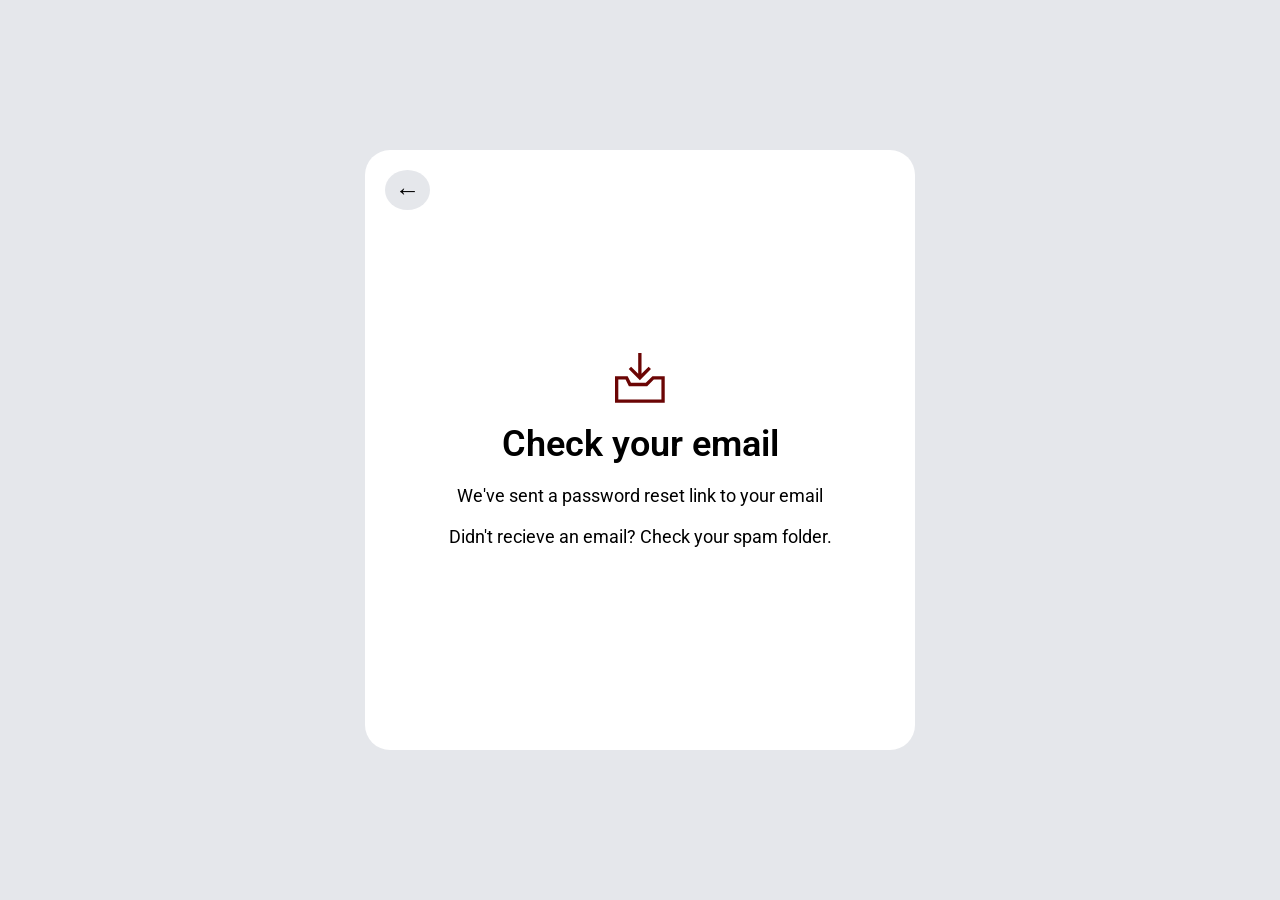
<file: check-email.html>
<!DOCTYPE html>
<html>
    <head>
        <link rel="stylesheet" href="styles.css">
        <title>Check Your Email</title>
    </head>
    <body class="check-email-page">
        <div class="check-email-content"> 
            
            <a href="index.html" class="back-button">&#8592;</a>

            <img src="Images/Group.svg" alt="Email Icon">

            <h2>Check your email</h2>
            <p>We've sent a password reset link to your email</p>
            <p>Didn't recieve an email? Check your spam folder.</p>
        </div>
    </body>
</html>
</file>
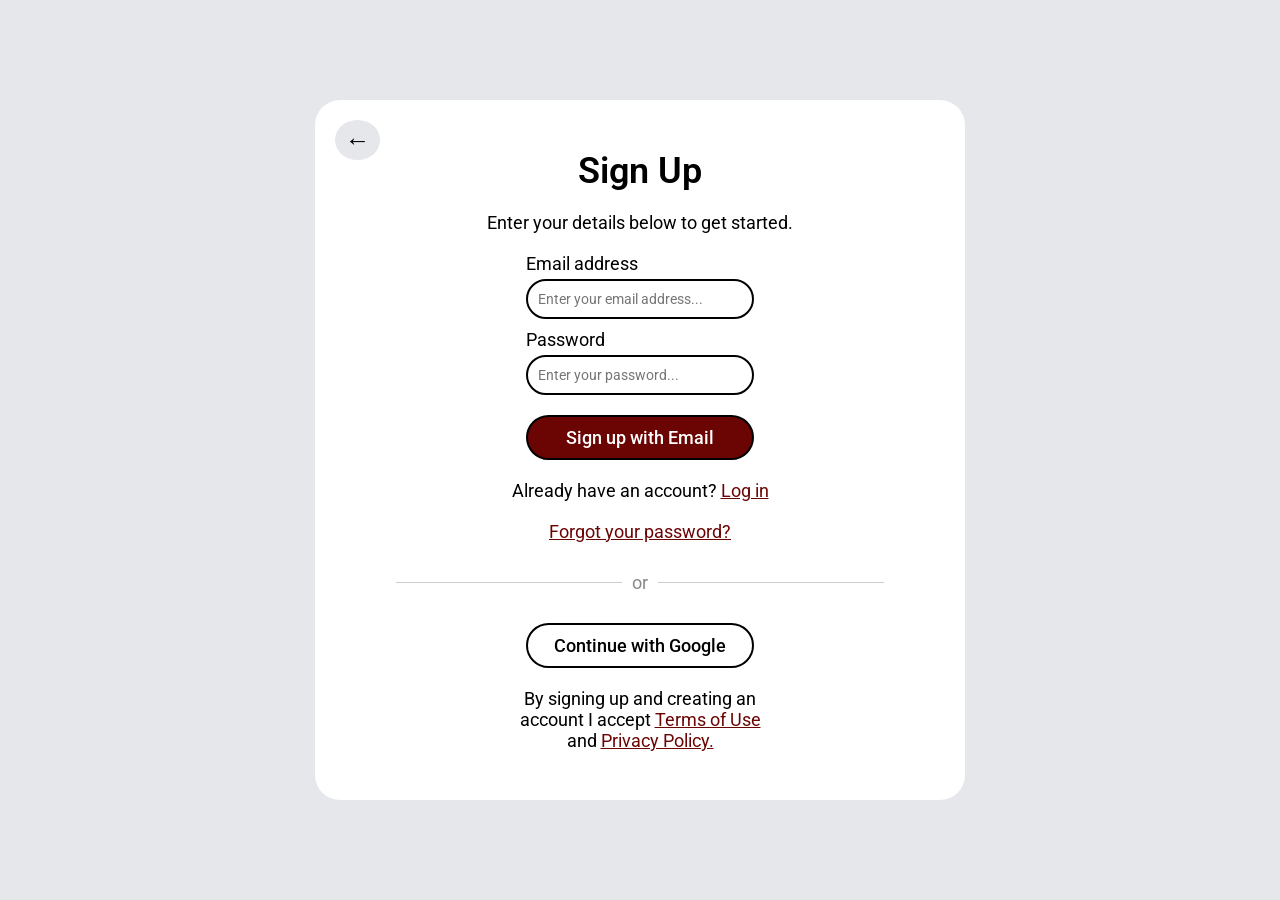
<file: email-signup.html>
<!DOCTYPE html>
<html>
<head>
    <!-- External stylesheet  -->
    <link rel="stylesheet" href="styles.css">

    <!-- Clear page title for user context + browser tab -->
    <title>Email Sign Up</title>
</head>

<body class="email-signup-page">

    <!-- 
        Container for centered signup UI.
    -->
    <div class="email-signup-content">

        <!-- 
            Back navigation improves UX by allowing users to easily return 
            without relying on browser controls.
        -->
        <a href="signup.html" class="back-button">&#8592;</a>
        
        <!-- Primary heading establishes clear intent -->
        <h2>Sign Up</h2>

        <!-- Supporting text -->
        <p>Enter your details below to get started.</p>

        <!-- 
            Form is separated from submit button to allow flexible layout/styling.
            Also enables reuse of button positioning without restructuring form.
        -->
        <form class="signup-form" id="signup-form">

            <!-- Email input group -->
            <div class="signup-form-group">

                <!-- Label improves accessibility and usability -->
                <label for="email-address">Email address</label>

                <!-- 
                    Using type="text" for now (can be upgraded to type="email" 
                    for built-in validation in future iterations)
                -->
                <input 
                    type="email" required
                    id="email-address" 
                    placeholder="Enter your email address...">
            </div>

            <!-- Password input group -->
            <div class="signup-form-group">

                <label for="password">Password</label>

                <!-- Password field hides input for security -->
                <input 
                    type="password" required 
                    id="password" 
                    placeholder="Enter your password...">
            </div>

        </form>

        <!-- 
            Submit button placed outside form for layout flexibility.
            Uses "form" attribute to still trigger form submission.
        -->
        <button 
            class="signup-email-button" 
            type="submit" 
            form="signup-form">
            Sign up with Email
        </button>

        <!-- Existing user navigation -->
        <p>
            Already have an account? 
            <a class="signup-links" href="login.html">Log in</a>
        </p>

        <!-- Password recovery -->
        <p>
            <a class="signup-links" href="forgot-password.html">
                Forgot your password?
            </a>
        </p>

        <!-- 
            Divider visually separates authentication methods.
        -->
        <div class="or-divider">
            <span>or</span>
        </div>

        <!-- 
            Placeholder for OAuth integration (e.g., Firebase/Google Auth).
        -->
        <a class="signup-google-button" href="#">
            Continue with Google
        </a>

        <!-- 
            Legal acknowledgment 
        -->
        <p>
            By signing up and creating an<br>
            account I accept 
            <a class="signup-links" href="tos.html">Terms of Use</a><br>
            and 
            <a class="signup-links" href="privacy-policy.html">
                Privacy Policy.
            </a>
        </p>

    </div>

</body>
</html>
</file>
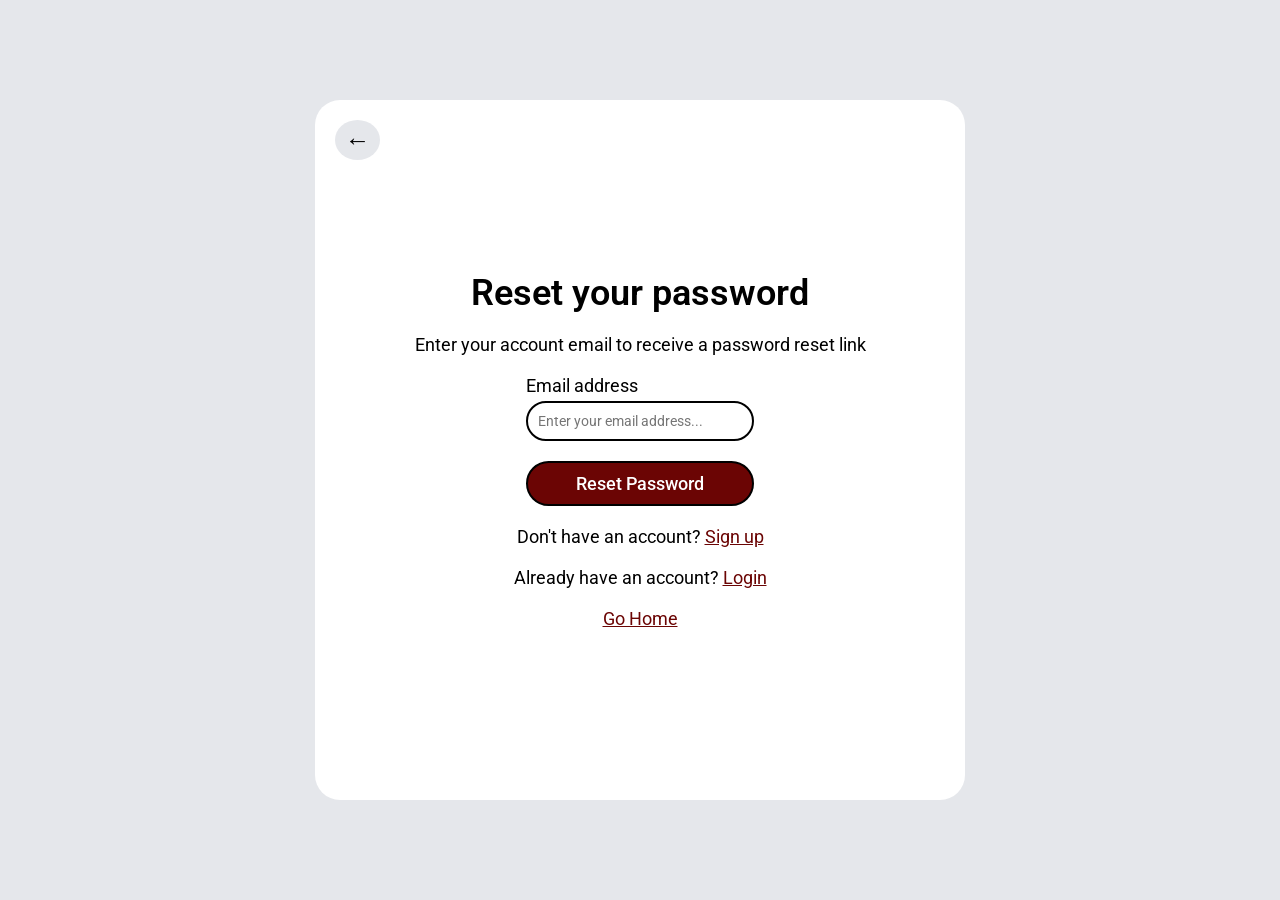
<file: forgot-password.html>
<!DOCTYPE html>
<html>
    <head>
        <!-- Shared stylesheet-->
        <link rel="stylesheet" href="styles.css">

        <!-- Page title shown in browser tab -->
        <title>Forgot Password</title>
    </head>

    <!-- Page-specific class for layout and styling -->
    <body class="forgot-password-page">

        <!-- Container for centering and grouping all content -->
        <div class="forgot-password-content">

            <!-- Back navigation to signup page -->
            <a href="signup.html" class="back-button">&#8592;</a>
            
            <!-- Page heading -->
            <h2>Reset your password</h2>

            <!-- Instructional text to guide user -->
            <p>Enter your account email to receive a password reset link</p>

            <!-- Form for collecting user email -->
            <form class="forgot-password-form" id="forgot-password-form">

                <!-- Input group -->
                <div class="forgot-password-form-group">

                    <!-- Label improves accessibility and usability -->
                    <label for="email-address">Email address</label>

                    <!-- Email input field -->
                    <input type="email" id="email-address" placeholder="Enter your email address...">
                </div>
            </form>

            <button class="reset-password-button" type="submit" form="forgot-password-form">
                    Reset Password
            </button>

            <!-- Navigation for users without an account -->
            <p>
                Don't have an account?
                <a class="signup-links" href="signup.html">Sign up</a>
            </p>
            
            <!-- Navigation for existing users -->
            <p>
                Already have an account?
                <a class="signup-links" href="login.html">Login</a>
            </p>

            <!-- Return to landing page -->
            <p>
                <a class="signup-links" href="index.html">Go Home</a>
            </p>
        </div>
        <script>
            document.getElementById('forgot-password-form').addEventListener('submit', async function(e) {
                e.preventDefault();
                const email = document.getElementById('email-address').value;

                const res = await fetch('https://workcore-api.onrender.com/api/auth/forgot-password', {
                    method: 'POST',
                    headers: { 'Content-Type': 'application/json' },
                    body: JSON.stringify({ email })
                });

                if (res.ok) {
                    window.location.href = 'check-email.html';
                }
            });
        </script>
    </body>
</html>
</file>
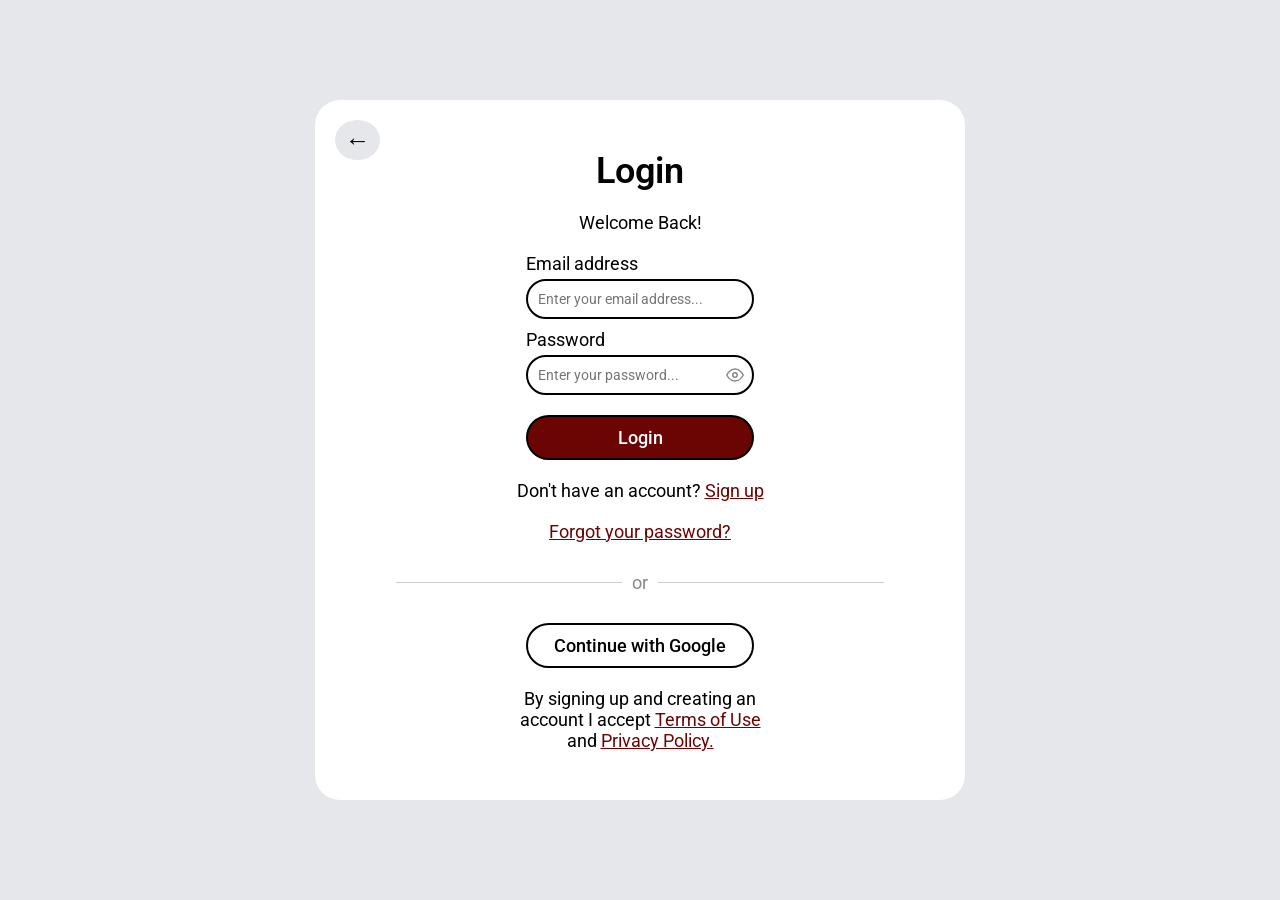
<file: login.html>
<!DOCTYPE html>
<html>
<head>
    <!-- External stylesheet -->
    <link rel="stylesheet" href="styles.css">

    <!-- Main JavaScript file for handling interactivity -->
        <!-- defer ensures DOM loads before script runs -->
        <script type="text/javascript" src="app.js" defer></script>

    <!-- JavaScript file for handling login functionality -->
    <script type="text/javascript" src="login.js" defer></script>

    <!-- Page title for browser context -->
    <title>Login</title>
</head>

<body class="login-page">

    <!-- 
        Centered container 
    -->
    <div class="login-content">

        <!-- 
            Back navigation provides escape route,
        -->
        <a href="signup.html" class="back-button">&#8592;</a>
        
        <!-- Page intent -->
        <h2>Login</h2>

        <p>Welcome Back!</p>

        <!-- 
            Form is separated from submit button for layout flexibility.
        -->
        <form class="login-form" id="login-form">

            <!-- Email input -->
            <div class="login-form-group">

                <!-- Label improves accessibility and screen reader support -->
                <label for="email-address">Email address</label>

                <!-- 
                    Using required attribute for client-side validation.
                -->
                <input 
                    type="email" 
                    id="email-address"
                    required 
                    placeholder="Enter your email address...">
            </div>

            <!-- Password input -->
            <div class="login-form-group">
                <label for="password">Password</label>
                <div class="password-wrapper">
                    <input 
                        type="password" 
                        id="password" 
                        required 
                        placeholder="Enter your password...">
                    <button type="button" class="toggle-password" onclick="togglePasswordVisibility('password', this)">
                        <svg xmlns="http://www.w3.org/2000/svg" width="18" height="18" 
                            viewBox="0 0 24 24" fill="none" stroke="currentColor" 
                            stroke-width="2" stroke-linecap="round" stroke-linejoin="round">
                            <path d="M1 12s4-8 11-8 11 8 11 8-4 8-11 8-11-8-11-8z"/>
                            <circle cx="12" cy="12" r="3"/>
                        </svg>
                    </button>
                </div>
            </div>

        </form>

        <!-- 
            Submit button uses "form" attribute to trigger submission
        -->
        <button 
            class="login-button" 
            type="submit" 
            form="login-form">
            Login
        </button>

        <!-- 
            Redirect for new users reduces friction and prevents dead ends.
        -->
        <p>
            Don't have an account? 
            <a class="signup-links" href="signup.html">Sign up</a>
        </p>

        <!-- Password recovery improves usability and retention -->
        <p>
            <a class="signup-links" href="forgot-password.html">
                Forgot your password?
            </a>
        </p>

        <!-- 
            Divider separates traditional login from OAuth options.
        -->
        <div class="or-divider">
            <span>or</span>
        </div>

        <!-- 
            Placeholder for third-party authentication (e.g., Firebase Google Auth).
            Demonstrates extensibility of authentication system.
        -->
        <a class="signup-google-button" href="https://workcore-api.onrender.com/oauth2/authorization/google">
            Continue with Google
        </a>

        <!-- 
            Legal acknowledgment 
        -->
        <p>
            By signing up and creating an<br>
            account I accept 
            <a class="signup-links" href="tos.html">Terms of Use</a><br>
            and 
            <a class="signup-links" href="privacy-policy.html">
                Privacy Policy.
            </a>
        </p>

    </div>

</body>
</html>
</file>
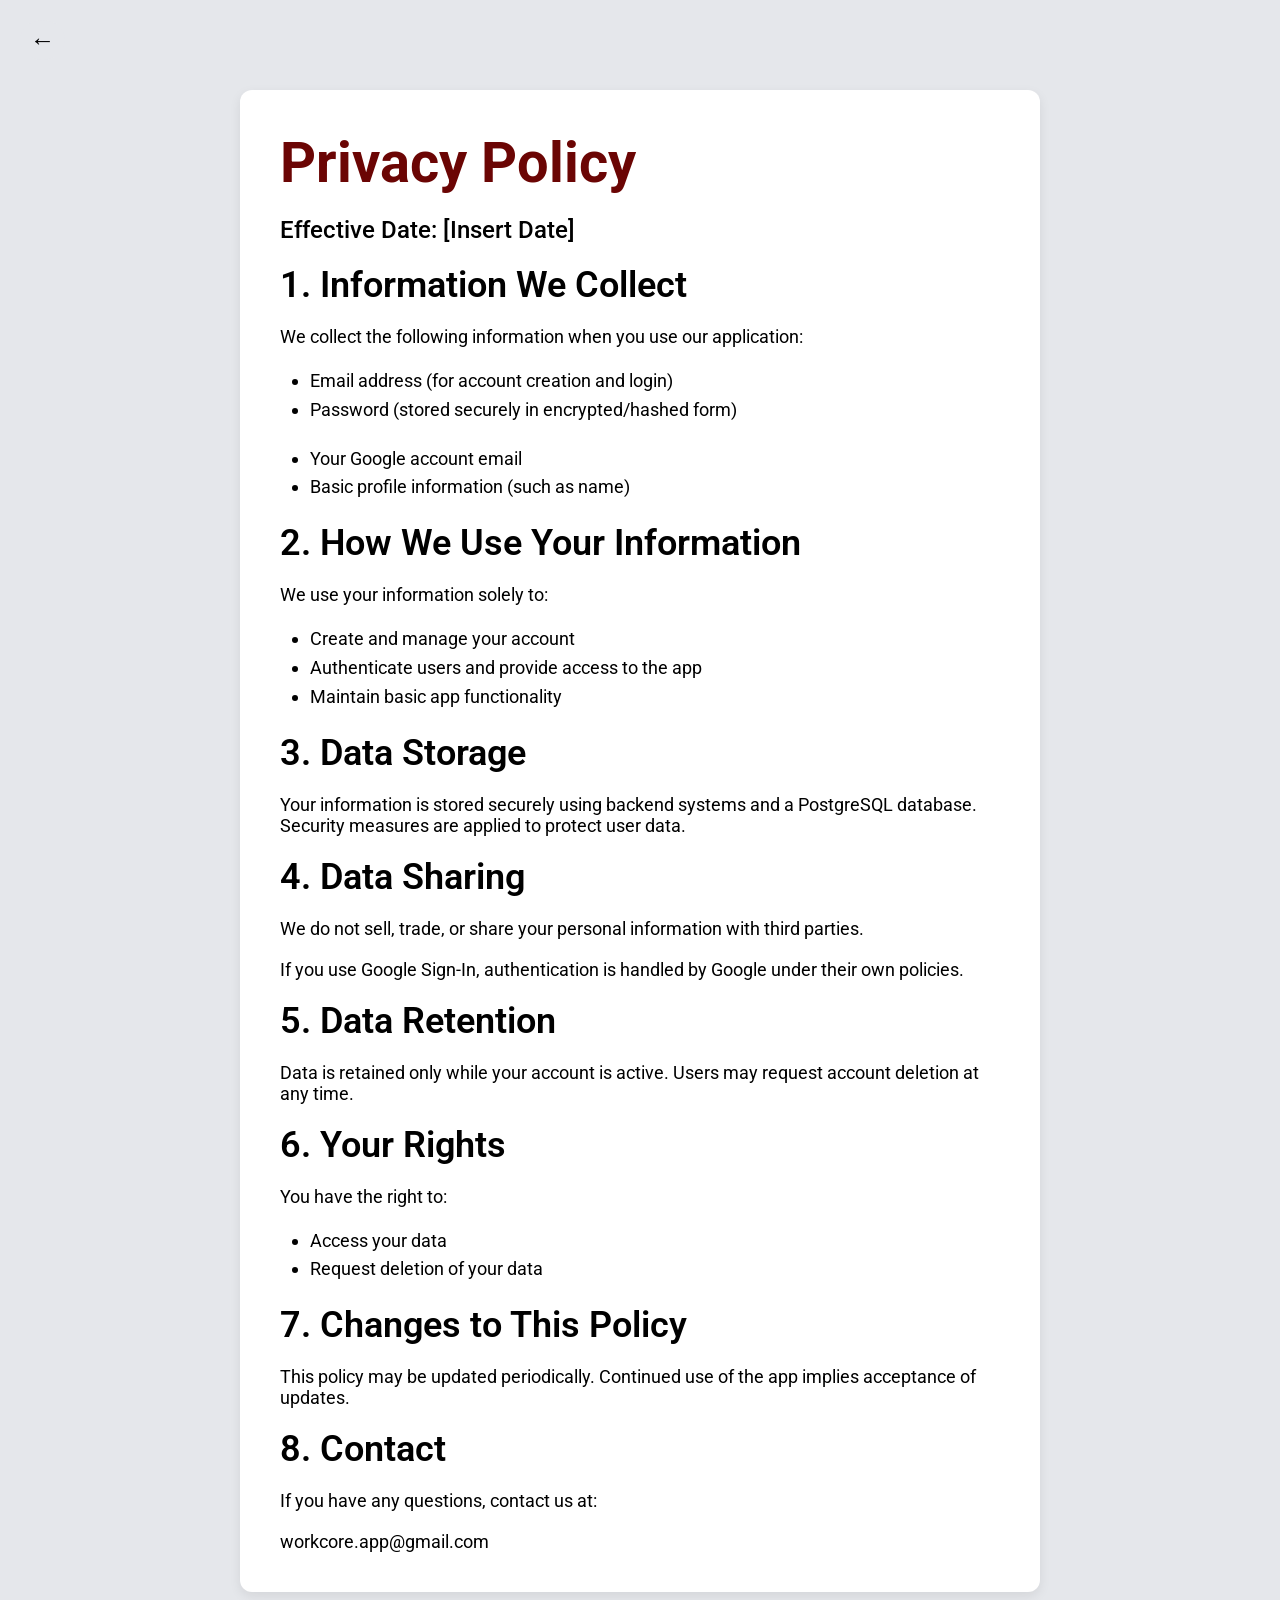
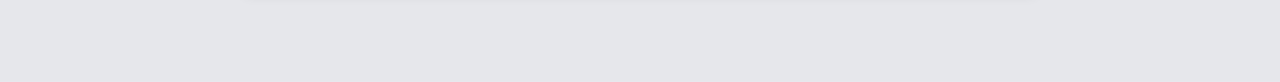
<file: privacy-policy.html>
<!DOCTYPE html>
<html>
    <head>
        <!-- Shared stylesheet -->
        <link rel="stylesheet" href="styles.css">

        <!-- Page title for browser tab -->
        <title>Privacy Policy</title>
    </head>

    <body>

        <!-- Wrapper for full-page layout -->
        <div class="privacy-policy-page">

            <!-- Back navigation to signup -->
            <a href="signup.html" class="back-button">&#8592;</a>

            <!-- Main content container -->
            <div class="privacy-policy-content">

                <!-- Page heading -->
                <h1>Privacy Policy</h1>

                <!-- Effective date placeholder -->
                <h3>Effective Date: [Insert Date]</h3>

                <!-- Section: Data collection -->
                <h2>1. Information We Collect</h2>
                <p>We collect the following information when you use our application:</p>

                <!-- Email/password info -->
                <ul class="collect-info-list1">
                    <li>Email address (for account creation and login)</li>
                    <li>Password (stored securely in encrypted/hashed form)</li>
                </ul>

                <!-- OAuth (Google) info -->
                <ul class="collect-info-list2">
                    <li>Your Google account email</li>
                    <li>Basic profile information (such as name)</li>
                </ul>

                <!-- Section: Usage -->
                <h2>2. How We Use Your Information</h2>
                <p>We use your information solely to:</p>
                <ul class="use-info-list">
                    <li>Create and manage your account</li>
                    <li>Authenticate users and provide access to the app</li>
                    <li>Maintain basic app functionality</li>
                </ul>

                <!-- Section: Storage -->
                <h2>3. Data Storage</h2>
                <p>
                    Your information is stored securely using backend systems and a PostgreSQL database.
                    Security measures are applied to protect user data.
                </p>

                <!-- Section: Sharing -->
                <h2>4. Data Sharing</h2>
                <p>We do not sell, trade, or share your personal information with third parties.</p>
                <p>
                    If you use Google Sign-In, authentication is handled by Google under their own policies.
                </p>

                <!-- Section: Retention -->
                <h2>5. Data Retention</h2>
                <p>
                    Data is retained only while your account is active.
                    Users may request account deletion at any time.
                </p>

                <!-- Section: User rights -->
                <h2>6. Your Rights</h2>
                <p>You have the right to:</p>
                <ul class="rights-list">
                    <li>Access your data</li>
                    <li>Request deletion of your data</li>
                </ul>

                <!-- Section: Updates -->
                <h2>7. Changes to This Policy</h2>
                <p>
                    This policy may be updated periodically.
                    Continued use of the app implies acceptance of updates.
                </p>

                <!-- Section: Contact -->
                <h2>8. Contact</h2>
                <p>If you have any questions, contact us at:</p>
                <p>workcore.app@gmail.com</p>

            </div>
        </div>
    </body>
</html>
</file>
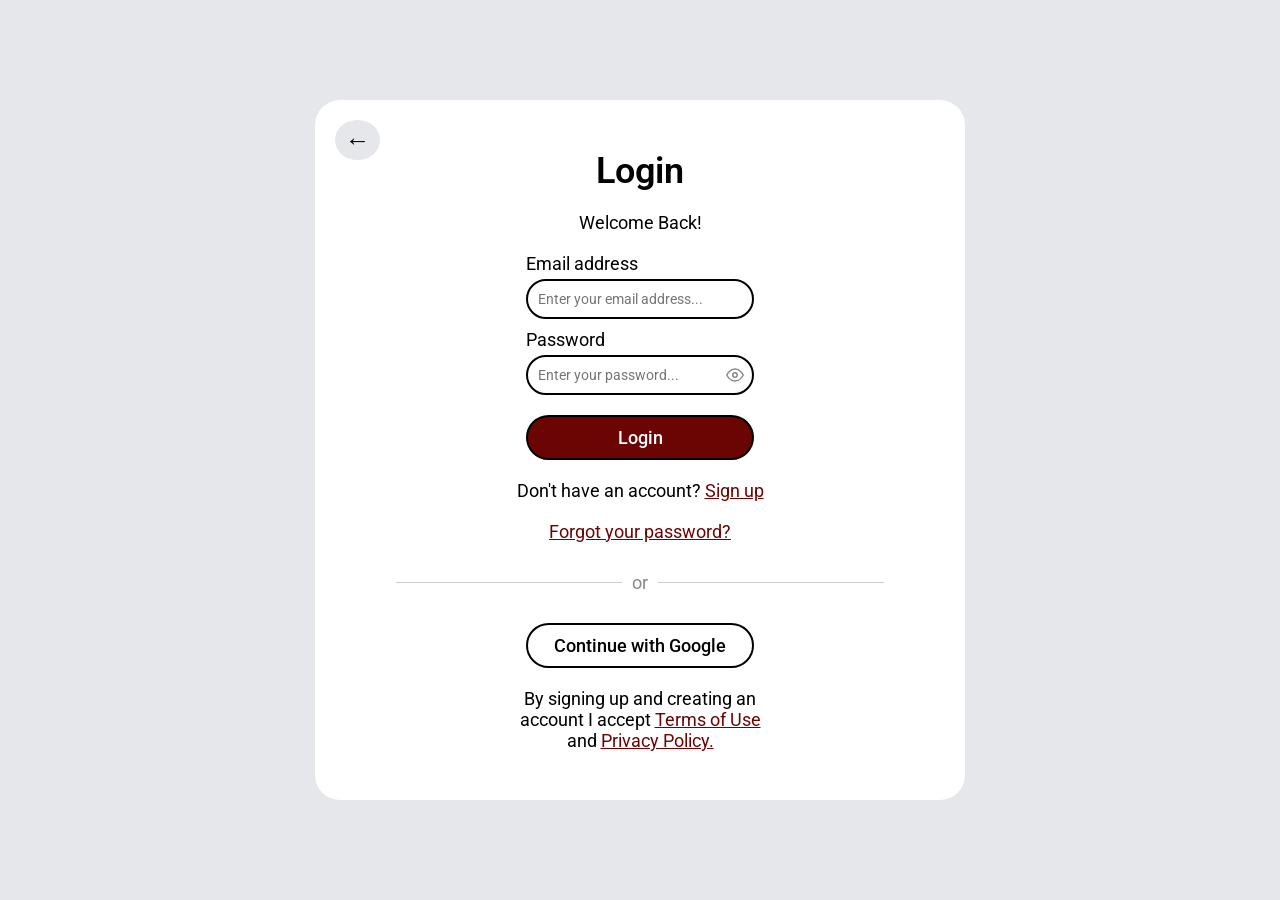
<file: reset-password.html>
<!DOCTYPE html>
<html>
<head>
    <link rel="stylesheet" href="styles.css">
    <title>Reset Password</title>
</head>
<body class="forgot-password-page">
    <div class="forgot-password-content">
        <h2>Set a new password</h2>
        <p>Enter your new password below.</p>

        <form class="forgot-password-form" id="reset-form">
            <div class="forgot-password-form-group">
                <label for="new-password">New Password</label>
                <div class="password-wrapper">
                    <input type="password" id="new-password" 
                           placeholder="Enter new password..." required>
                    <button type="button" class="toggle-password" 
                            onclick="togglePasswordVisibility('new-password', this)">
                        <svg xmlns="http://www.w3.org/2000/svg" width="18" height="18"
                             viewBox="0 0 24 24" fill="none" stroke="currentColor" stroke-width="2">
                            <path d="M1 12s4-8 11-8 11 8 11 8-4 8-11 8-11-8-11-8z"/>
                            <circle cx="12" cy="12" r="3"/>
                        </svg>
                    </button>
                </div>
            </div>
            <div class="forgot-password-form-group">
                <label for="confirm-password">Confirm Password</label>
                <div class="password-wrapper">
                    <input type="password" id="confirm-password" 
                           placeholder="Confirm new password..." required>
                    <button type="button" class="toggle-password" 
                            onclick="togglePasswordVisibility('confirm-password', this)">
                        <svg xmlns="http://www.w3.org/2000/svg" width="18" height="18"
                             viewBox="0 0 24 24" fill="none" stroke="currentColor" stroke-width="2">
                            <path d="M1 12s4-8 11-8 11 8 11 8-4 8-11 8-11-8-11-8z"/>
                            <circle cx="12" cy="12" r="3"/>
                        </svg>
                    </button>
                </div>
            </div>
        </form>

        <button class="reset-password-button" type="submit" form="reset-form">
            Update Password
        </button>
    </div>

    <script>
        // Grab token from URL
        const token = new URLSearchParams(window.location.search).get('token');
        if (!token) window.location.href = 'login.html';

        document.getElementById('reset-form').addEventListener('submit', async function(e) {
            e.preventDefault();

            const newPassword = document.getElementById('new-password').value;
            const confirm     = document.getElementById('confirm-password').value;

            if (newPassword !== confirm) {
                alert("Passwords don't match");
                return;
            }

            const res = await fetch('https://workcore-api.onrender.com/api/auth/reset-password', {
                method: 'POST',
                headers: { 'Content-Type': 'application/json' },
                body: JSON.stringify({ token, newPassword })
            });

            if (res.ok) {
                alert("Password updated! Please log in.");
                window.location.href = 'login.html';
            } else {
                const err = await res.text();
                alert(err);
            }
        });

        function togglePasswordVisibility(inputId, btn) {
            const input = document.getElementById(inputId);
            input.type = input.type === 'password' ? 'text' : 'password';
        }
    </script>
</body>
</html>
</file>
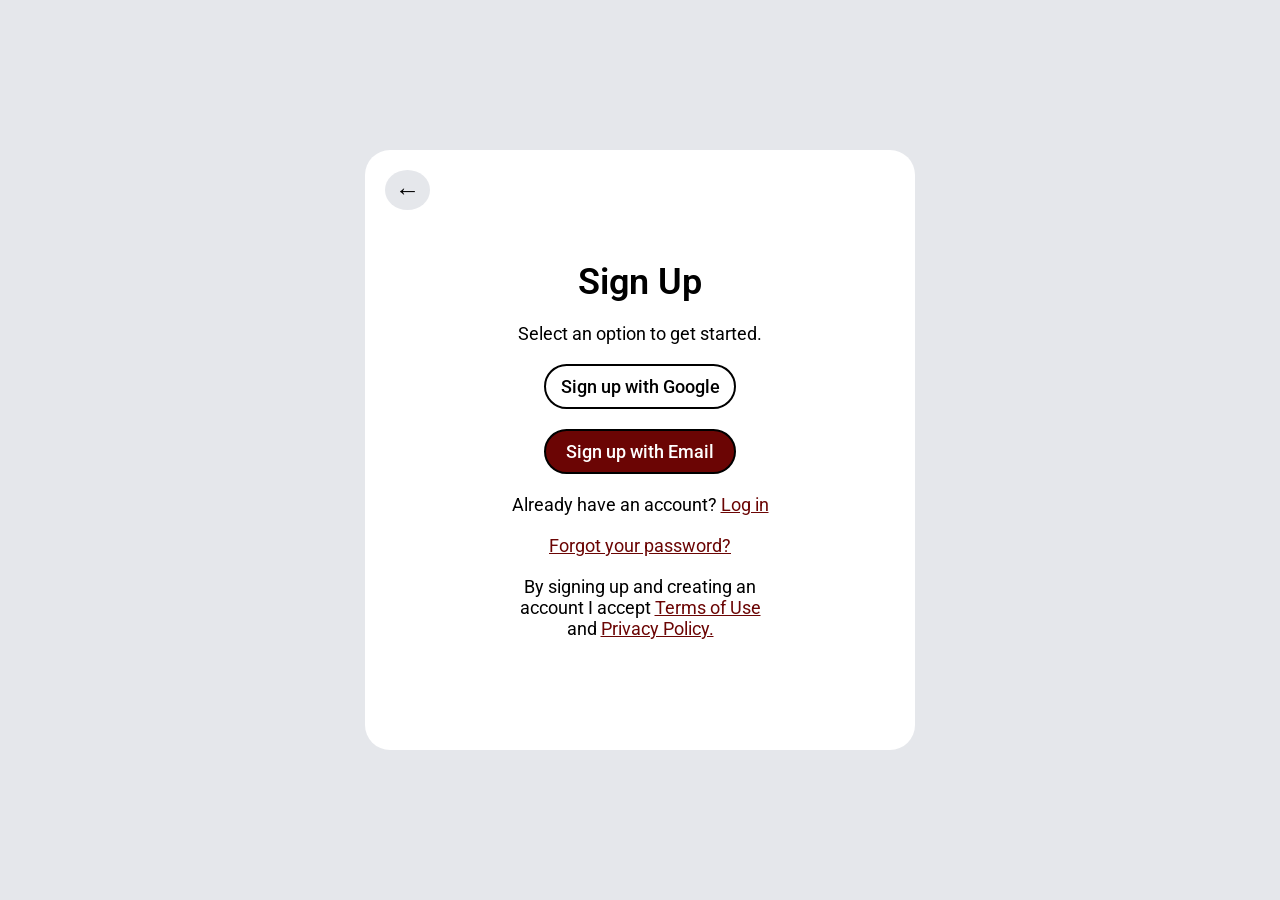
<file: signup.html>
<!DOCTYPE html>
<html>
    <head>
        <link rel="stylesheet" href="styles.css">

        <title>Sign Up</title>
    </head>

    <body class="signup-page">

        <!-- Main signup container centered on page -->
        <div class="signup-content">

            <!-- Back navigation to landing page -->
            <a href="index.html" class="back-button">&#8592;</a>
            
            <!-- Page title and short instruction -->
            <h2>Sign Up</h2>
            <p>Select an option to get started.</p>

            <!-- OAuth signup option (Google integration placeholder) -->
            <a class="signup-google-button" href="https://workcore-api.onrender.com/oauth2/authorization/google">Sign up with Google</a>

            <!-- Email-based signup flow -->
            <a class="signup-email-button" href="email-signup.html">Sign up with Email</a>

            <!-- Redirect to login if user already has an account -->
            <p>Already have an account? <a class="signup-links" href="login.html">Log in</a></p>

            <!-- Password recovery route -->
            <p><a class="signup-links" href="forgot-password.html">Forgot your password?</a></p>

            <!-- Legal agreement section -->
            <p>
                By signing up and creating an<br>
                account I accept <a class="signup-links" href="tos.html">Terms of Use</a><br>
                and <a class="signup-links" href="privacy-policy.html">Privacy Policy.</a>
            </p>

        </div>
    </body>
</html>
</file>
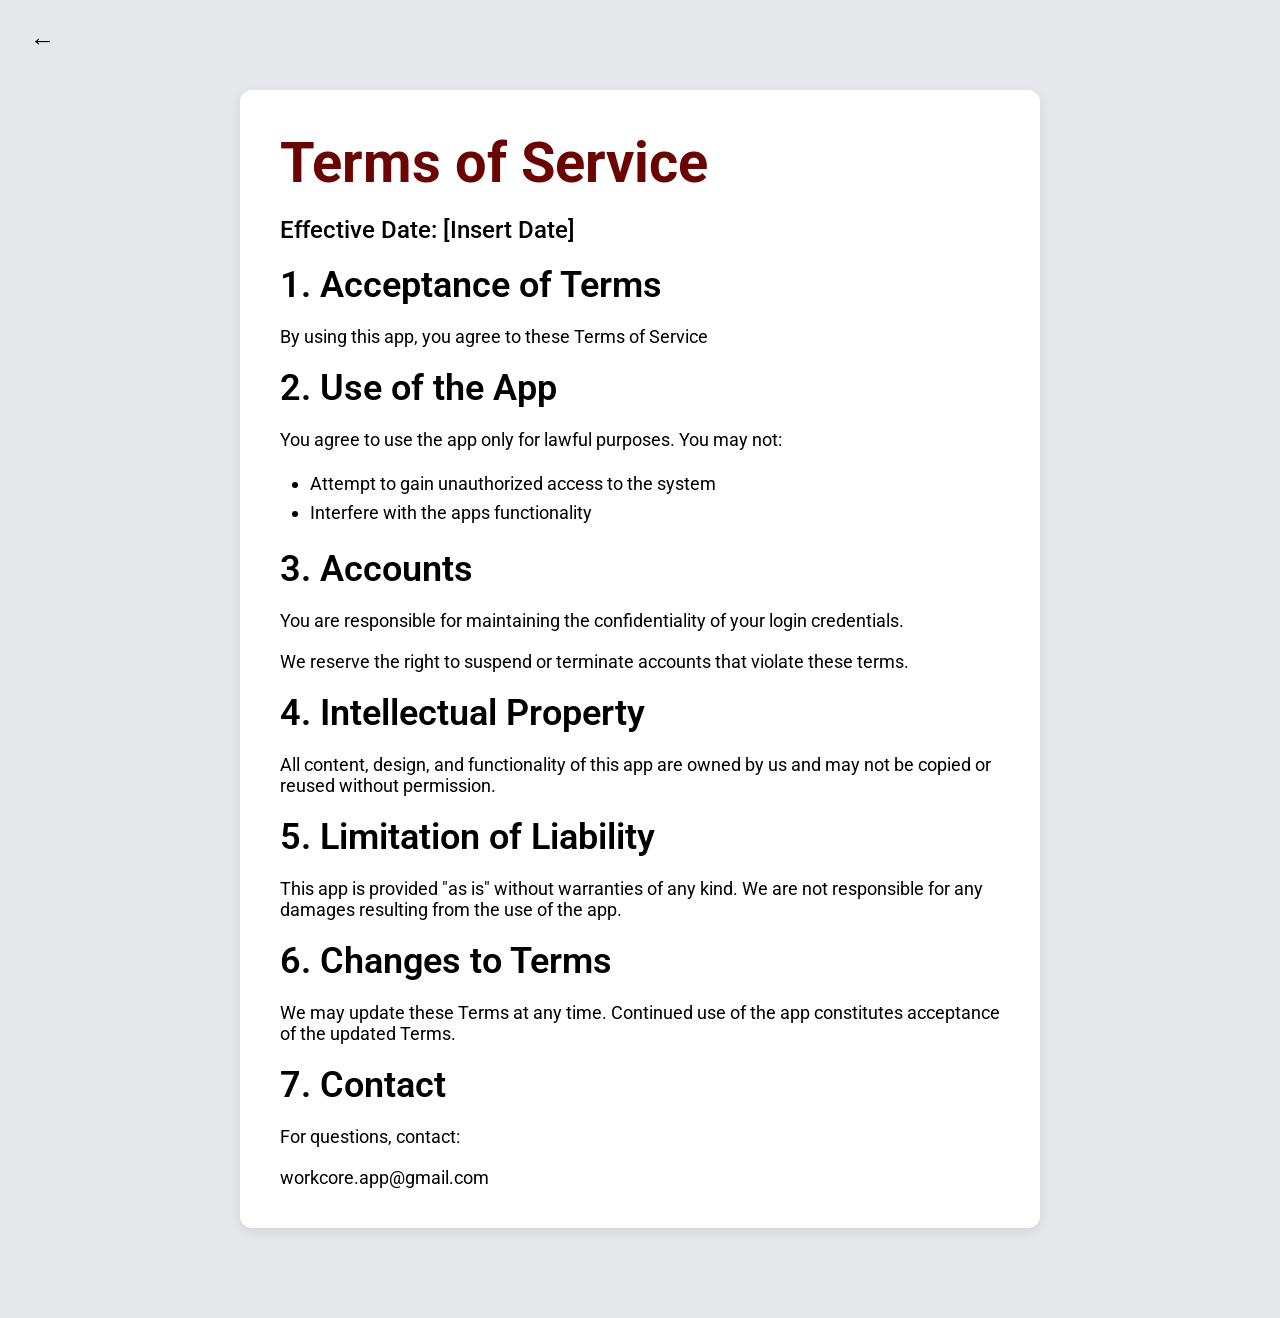
<file: tos.html>
<!DOCTYPE html>
<html>
    <head>
        <!-- Shared stylesheet -->
        <link rel="stylesheet" href="styles.css">
        <!-- Page title -->
        <title>Terms of Service</title>
    </head>
    <body>
        <!-- Wrappare for full page -->
        <div class = "tos-page">

            <!-- Back navigation to signup -->
            <a href="signup.html" class="back-button">&#8592;</a>

            <!-- Content Container -->
            <div class="tos-content">

                <!-- Page Heading -->
                <h1>Terms of Service</h1>

                <!-- Effective Date placeholder-->
                <h3>Effective Date: [Insert Date]</h3>

                <!-- Section 1: Acceptance of Terms -->
                <h2>1. Acceptance of Terms</h2>
                <p>By using this app, you agree to these Terms of Service</p>

                <!-- Section 2: Use of the App -->
                <h2>2. Use of the App</h2>
                <p>You agree to use the app only for lawful purposes. You may not:</p>

                <!-- Use of app list of rules -->
                <ul class="use-of-app-list">
                    <li>Attempt to gain unauthorized access to the system</li>
                    <li>Interfere with the apps functionality</li>
                </ul>

                <!-- Section 3: Accounts -->
                <h2>3. Accounts</h2>
                <p>You are responsible for maintaining the confidentiality of your login credentials.</p>
                <p>We reserve the right to suspend or terminate accounts that violate these terms.</p>

                <!--Section 4: Intellectual Property -->
                <h2>4. Intellectual Property</h2>
                <p>All content, design, and functionality of this app are owned by us and may not be copied or reused without permission.</p>

                <!-- Section 5: Limitation of Liability -->
                <h2>5. Limitation of Liability</h2>
                <p>This app is provided "as is" without warranties of any kind. We are not responsible for any damages resulting from the use of the app.</p>

                <!-- Section 6: Changes to Terms -->
                <h2>6. Changes to Terms</h2>
                <p>We may update these Terms at any time. Continued use of the app constitutes acceptance of the updated Terms.</p>

                <!-- Section 7: Contact (email placeholder)-->
                <h2>7. Contact</h2>
                <p>For questions, contact:</p>
                <p>workcore.app@gmail.com</p>
            </div>
        </div>
    </body>
</html>
</file>
<file: styles.css>
@import url('https://fonts.googleapis.com/css2?family=Roboto:ital,wght@0,100..900;1,100..900&display=swap');

* {
    box-sizing: border-box;
    margin: 0;
    padding: 0;

    font-family: 'Roboto', sans-serif;
}

body {
    background-color: #ffffff;
}

html {
    scroll-behavior: smooth;
}

section {
    height: 100vh;
}

h1 {
    font-family: 'Roboto', sans-serif;
    font-size: 56px;
    font-weight: bold;
    letter-spacing: 0;
}

h2 {
    font-family: 'Roboto', sans-serif;
    font-size: 36px;
    font-weight: 600;
    letter-spacing: 0;
}

h3 {
    font-family: 'Roboto', sans-serif;
    font-size: 24px;
    font-weight: 500;
    letter-spacing: 0;
}

p {
    font-family: 'Roboto', sans-serif;
    font-size: 18px;
    font-weight: 400;
    letter-spacing: 0;
}

small {
    font-family: 'Roboto', sans-serif;
    font-size: 16px;
    font-weight: 300;
    letter-spacing: 0;
}

.nav__links li, .nav__links a {
    display: inline-block;
    padding: 10px 10px;
    font-family: 'Roboto', sans-serif;
    font-size: 24px;
    font-weight: 500;
    letter-spacing: 0;
    color: #000000;
    text-decoration: none;
    list-style: none;
    transition: opacity 0.3s ease;
}

.nav__links li:hover, .nav__links a:hover {
    opacity: 0.6;
}


.nav-right button {
    font-family: 'Roboto', sans-serif;
    font-size: 24px;
    font-weight: 500;
    color: #ffffff;
    background-color: #6B0504;
    border: none;
    border-radius: 25px;
    cursor: pointer;
    padding: 10px 24px;
    transition: filter 0.3s ease;
}

.nav-right button:hover {
    filter: brightness(75%);
}

.main-header {
    position: sticky;
    top: 0;
    z-index: 1000;
    display: flex;
    justify-content: space-between;
    align-items: center;
    padding: 10px 100px;
    background-color: #ffffff;
}

.how-it-works-header {
    display: flex;
    gap: 200px;
    align-items: flex-start;
    padding-top: 100px;
    padding-left: 100px;

}

.nav-right {
    display: flex;
    align-items: center;
    gap: 40px;
}

nav {
    margin-left: 200px;
}

.hero-section {
    display: flex;
    align-items: center;
    justify-content: space-between;
    padding: 100px 200px;
}

.hero-content {
    display: flex;
    flex-direction: column;
    align-items: center;
    gap: 10px;
}

.hero-section h1 {
    text-align: center;
    padding-bottom: 5px;
}

.hero-section p {
    text-align: center;
}

.hero-section img {
    height: 464px;
    width: 415px;
}

.arrow-button button {
    font-family: 'Roboto', sans-serif;
    font-size: 24px;
    font-weight: 500;
    color: #ffffff;
    background-color: #6B0504;
    border: none;
    border-radius: 25px;
    cursor: pointer;
    padding: 10px 24px;
    text-decoration: none;
    transition: filter 0.3s ease;
}

.arrow-button button:hover {
    filter: brightness(75%)
}

.arrow-button button::after {
    content: "\2192";
    display: inline-block;
    margin-left: 10px;
    transition: transform 0.3s ease;
}

.arrow-button button:hover::after {
    content: "\2192";
    margin-left: 10px;
    transform: translateX(8px);
}

.steps {
    display: flex;
    flex-direction: row;
    gap: 10px;
    align-items: stretch;

    margin-top: 100px;
    margin-left: 500px;
}

.step-1 {
    background-color: #6B0504;
    border-radius: 25px;
    padding: 30px;
    width: 300px;
    height: 430px;

    display: flex;
    flex-direction: column;
    align-items: left;
    gap: 60px;

    font-family: 'Roboto', sans-serif;
    color: #ffffff;
}

.step-1 img {
    width: 200px;
    height: 150px;
}

.step-2 {
    background-color: #E5E7EB;
    border-radius: 25px;
    padding: 30px;
    width: 300px;
    height: 430px;

    display: flex;
    flex-direction: column;
    align-items: left;
    gap: 60px;

    font-family: 'Roboto', sans-serif;
    color: #6B0504;
}

.step-2 img {
    width: 200px;
    height: 150px;
}

.step-3 {
    background-color: #ffffff;
    border: 1px solid #000000;
    border-radius: 25px;
    padding: 30px;
    width: 300px;
    height: 430px;

    display: flex;
    flex-direction: column;
    align-items: left;
    gap: 60px;

    font-family: 'Roboto', sans-serif;
    color: #000000;
}

.step-3 img {
    width: 200px;
    height: 150px;
}

.step-2 h3,
.step-3 h3 {
    text-align: center;
    width: 100%;
}

#about {
    display: flex;
    justify-content: center;
    align-items: center;

    background-color: #6B0504;
    height: 100vh;
}

.about-content {
    display: flex;
    flex-direction: column;
    justify-content: center;
    align-items: center;
    gap: 22px;

    text-align: center;
    color: #ffffff;
}

#contact {
    min-height: 100vh;
    display: flex;
    justify-content: flex-start;
    gap: 500px;
    align-items: stretch;
    padding: 150px 100px 100px 100px;
}

.contact-column1 {
    display: flex;
    justify-content: space-between;
    flex-direction: column;
    gap: 400px;
}

.contact-me h1 {
    margin-bottom: 10px;
    white-space: nowrap;
}

.contact-me p {
    margin-top: 0;
}

.contact-column2 {
    display: flex;
    justify-content: flex-start;
    flex-direction: column;
    gap: 50px;
}

.contact-column2 textarea, .contact-column2 input {
    font-family: 'Roboto', sans-serif;
    font-size: 18px;
    font-weight: 400;
    letter-spacing: 0;
    border: none;
    border-bottom: 1px solid #000000;
    padding: 10px 0;
    width: 220px;
    background: transparent;
}

.contact-column2 textarea {
    width: 100%;
    height: 80px;
    resize: none;
}

.contact-column2 textarea:focus, .contact-column2 input:focus {
   outline: none;
}

.find-me-links {
    list-style: none;
    padding: 0px;
    margin-top: 10px;
    display: flex;
    gap: 20px;
}

.find-me-links li a {
    font-family: 'Roboto', sans-serif;
    font-size: 18px;
    font-weight: 400;
    color: #000000;
    letter-spacing: 0px;
    text-decoration: none;
    transition: opacity 0.3s ease;
}

.find-me-links li a:hover {
    opacity: .6;
}

.name-subject {
    display: flex;
    flex-direction: row;
    gap: 70px;
}

.company-email {
    display: flex;
    flex-direction: row;
    gap: 70px;
}

.submit {
    display: flex;
    align-items: center;
    gap: 10px;
    cursor: pointer;
}

.submit button {
    font-family: 'Roboto', sans-serif;
    font-size: 24px;
    font-weight: 500;
    letter-spacing: 0;
    color: #000000;
    background-color: #ffffff;
    border: none;
    cursor: pointer;
    transition: opacity 0.3s ease;
}

.submit button::after {
    content: " \2192";
    display: inline-block;      
    margin-left: 6px;
    transition: transform 0.3s ease;
}

.submit button:hover {
    opacity: .6;
}

.submit button:hover::after {
    transform: translateX(8px);  
}

.name-form,
.subject-form,
.company-form,
.email-form {
    width: 220px;
}

.signup-page {
    background-color: #E5E7EB;
    display: flex;
    justify-content: center;
    align-items: center;
    min-height: 100vh;

}

.signup-content {
    position: relative;
    display: flex;
    flex-direction: column;
    justify-content: center;
    align-items: center;
    
    background-color: #ffffff;
    text-align: center;
    border-radius: 25px;
    gap: 20px;
    height: 600px;
    width: 550px;
}

.back-button {
    position: absolute;
    top: 20px;
    left: 20px;

    width: 45px;
    height: 40px;
    border-radius: 50%;  

    display: flex;
    align-items: center;
    justify-content: center;

    background-color: #E5E7EB;
    color: #000000;
    text-decoration: none;
    font-size: 25px;

    transition: background-color 0.3s ease, transform 0.2s ease;
}

.back-button:hover {
    background-color: #d1d5db;
    transform: scale(1.1);
}

.signup-google-button {
    font-family: 'Roboto', sans-serif;
    font-size: 18px;
    font-weight: 500;
    letter-spacing: 0px;
    color: #000000;
    background-color: #ffffff;
    cursor: pointer;
    border: 2px solid #000000;
    border-radius: 25px;
    padding: 10px 10px;
    text-decoration: none;
    width: 35%;

    transition: filter 0.3s ease;
}

.signup-google-button:hover {
    filter: brightness(75%);
}

.signup-email-button {
    font-family: 'Roboto', sans-serif;
    font-size: 18px;
    font-weight: 500;
    letter-spacing: 0px;
    color: #ffffff;
    background-color: #6B0504;
    cursor: pointer;
    border: 2px solid #000000;
    border-radius: 25px;
    padding: 10px 10px;
    text-decoration: none;
    width: 35%;

    transition: filter 0.3s ease;
}

.signup-email-button:hover {
    filter: brightness(75%);
}

.signup-links {
    color: #6B0504;
}

.email-signup-page {
    background-color: #E5E7EB;
    display: flex;
    justify-content: center;
    align-items: center;
    min-height: 100vh;

}

.email-signup-content {
    position: relative;
    display: flex;
    flex-direction: column;
    justify-content: center;
    align-items: center;
    
    background-color: #ffffff;
    text-align: center;
    border-radius: 25px;
    gap: 20px;
    height: 700px;
    width: 650px;
}

.signup-form {
    display: flex;
    flex-direction: column;
    gap: 10px;
    width: 35%;
}


.signup-form-group {
    display: flex;
    flex-direction: column;
    align-items: flex-start;
    width: 100%;
    margin: 0 auto;
    gap: 5px
}

.signup-form-group label {
    font-family: 'Roboto', sans-serif;
    font-weight: 400;
    letter-spacing: 0;
    font-size: 18px;
    color:#000000;
}

.signup-form-group input {
    width: 100%;
    padding: 10px 10px;
    border: 2px solid #000000;
    border-radius: 25px;
    font-size: 14px;
    outline: none;
    box-sizing: border-box;
}

.password-wrapper {
    position: relative;
    width: 100%;
    display: flex;
    align-items: center;
}

.password-wrapper input {
    width: 100%;
    padding-right: 40px; 
}

.toggle-password {
    position: absolute;
    right: 10px;
    background: none;
    border: none;
    cursor: pointer;
    color: #888;
    padding: 0;
    display: flex;
    align-items: center;
    transition: color 0.2s ease;
}

.toggle-password:hover {
    color: #6B0504; 
}


.signup-form-group input:focus {
    border-color: #6B0504;
    box-shadow: 0 0 0 2px rgba(107, 5, 4, 0.15);
}

.or-divider {
    display: flex;
    align-items: center;
    width: 75%;
    margin: 10px 0;

}

.or-divider::before,
.or-divider::after {
    content: "";
    flex: 1;
    border-bottom: 1px solid #ccc;
}

.or-divider span {
    margin: 0 10px;
    color: #888;
    font-size: 18px;
    font-family: 'Roboto', sans-serif;
    font-weight: 400;
    letter-spacing: 0;
}

.login-page {
    background-color: #E5E7EB;
    display: flex;
    justify-content: center;
    align-items: center;
    min-height: 100vh;

}

.login-content {
    position: relative;
    display: flex;
    flex-direction: column;
    justify-content: center;
    align-items: center;
    
    background-color: #ffffff;
    text-align: center;
    border-radius: 25px;
    gap: 20px;
    height: 700px;
    width: 650px;
}

.login-form {
    display: flex;
    flex-direction: column;
    gap: 10px;
    width: 35%;
}


.login-form-group {
    display: flex;
    flex-direction: column;
    align-items: flex-start;
    width: 100%;
    margin: 0 auto;
    gap: 5px
}

.login-form-group label {
    font-family: 'Roboto', sans-serif;
    font-weight: 400;
    letter-spacing: 0;
    font-size: 18px;
    color:#000000;
}

.login-form-group input {
    width: 100%;
    padding: 10px 10px;
    border: 2px solid #000000;
    border-radius: 25px;
    font-size: 14px;
    outline: none;
    box-sizing: border-box;
}

.login-form-group input:focus {
    border-color: #6B0504;
    box-shadow: 0 0 0 2px rgba(107, 5, 4, 0.15);
}

.login-form-group input::-webkit-contacts-auto-fill-button,
.login-form-group input::-webkit-credentials-auto-fill-button {
    margin-right: 30px;
}

.forgot-password-form-group input::-webkit-contacts-auto-fill-button,
.forgot-password-form-group input::-webkit-credentials-auto-fill-button {
    margin-right: 30px;
}

.login-button {
    font-family: 'Roboto', sans-serif;
    font-size: 18px;
    font-weight: 500;
    letter-spacing: 0px;
    color: #ffffff;
    background-color: #6B0504;
    cursor: pointer;
    border: 2px solid #000000;
    border-radius: 25px;
    padding: 10px 10px;
    text-decoration: none;
    width: 35%;

    transition: filter 0.3s ease;
}

.login-button:hover {
    filter: brightness(75%);
}

.forgot-password-page {
    background-color: #E5E7EB;
    display: flex;
    justify-content: center;
    align-items: center;
    min-height: 100vh;

}

.forgot-password-content {
    position: relative;
    display: flex;
    flex-direction: column;
    justify-content: center;
    align-items: center;
    
    background-color: #ffffff;
    text-align: center;
    border-radius: 25px;
    gap: 20px;
    height: 700px;
    width: 650px;
}

.forgot-password-form {
    display: flex;
    flex-direction: column;
    gap: 10px;
    width: 35%;
}


.forgot-password-form-group {
    display: flex;
    flex-direction: column;
    align-items: flex-start;
    width: 100%;
    margin: 0 auto;
    gap: 5px
}

.forgot-password-form-group label {
    font-family: 'Roboto', sans-serif;
    font-weight: 400;
    letter-spacing: 0;
    font-size: 18px;
    color:#000000;
}

.forgot-password-form-group input {
    width: 100%;
    padding: 10px 10px;
    border: 2px solid #000000;
    border-radius: 25px;
    font-size: 14px;
    outline: none;
    box-sizing: border-box;
}

.forgot-password-form-group input:focus {
    border-color: #6B0504;
    box-shadow: 0 0 0 2px rgba(107, 5, 4, 0.15);
}

.reset-password-button {
    font-family: 'Roboto', sans-serif;
    font-size: 18px;
    font-weight: 500;
    letter-spacing: 0px;
    color: #ffffff;
    background-color: #6B0504;
    cursor: pointer;
    border: 2px solid #000000;
    border-radius: 25px;
    padding: 10px 10px;
    text-decoration: none;
    width: 35%;

    transition: filter 0.3s ease;
}

.reset-password-button:hover {
    filter: brightness(75%);
}

.check-email-page {
    background-color: #E5E7EB;
    display: flex;
    justify-content: center;
    align-items: center;
    min-height: 100vh;

}

.check-email-content {
    position: relative;
    display: flex;
    flex-direction: column;
    justify-content: center;
    align-items: center;
    
    background-color: #ffffff;
    text-align: center;
    border-radius: 25px;
    gap: 20px;
    height: 600px;
    width: 550px;
}

.check-email-content img {
    width: 50px;
    height: 50px;
}

.tos-page {
    background-color: #E5E7EB;
    min-height: 100vh;
    padding: 40px 20px;
}

.tos-content {
    max-width: 800px;
    margin: 50px auto;
    background-color: white;
    display: flex;
    flex-direction: column;
    box-shadow: 0 4px 12px rgba(0, 0, 0, 0.08);
    border-radius: 12px;
    padding: 40px;
    gap: 20px;
}

.tos-content h1 {
    color: #6B0504;
}

.use-of-app-list {
    padding-left: 30px;
    font-family: 'Roboto', sans-serif;
    font-size: 18px;
    font-weight: 400;
    line-height: 1.6;
    letter-spacing: 0;
}

.privacy-policy-page {
    background-color: #E5E7EB;
    min-height: 100vh;
    padding: 40px 20px;
}

.privacy-policy-content {
    max-width: 800px;
    margin: 50px auto;
    background-color: white;
    display: flex;
    flex-direction: column;
    box-shadow: 0 4px 12px rgba(0, 0, 0, 0.08);
    border-radius: 12px;
    padding: 40px;
    gap: 20px;
}

.privacy-policy-content h1 {
    color: #6B0504;
}

.privacy-policy-content ul {
    padding-left: 30px;
    font-family: 'Roboto', sans-serif;
    font-size: 18px;
    font-weight: 400;
    line-height: 1.6;
    letter-spacing: 0;
}

.dashboard-page {
    display: grid;
    grid-template-columns: auto 1fr;


}


.sidebar {
    margin: 0;
    box-sizing: border-box;
    height: 100vh;
    width: 200px;
    padding: 5px 1em;
    background-color: #6B0504;
    border-right: 1px solid black;

    border-radius: 0 16px 16px 0; 
    box-shadow: 4px 0 16px rgba(0, 0, 0, 0.10);

    position: sticky;
    top: 0;
    align-self: start;
    transition: 300ms ease-in-out;
    overflow: hidden;
    text-wrap: nowrap;
}

.sidebar.close {
    padding: 5px;
    width: 60px;
}

.sidebar a {
    width: 100%;
}

.sidebar ul {
    list-style: none;
    display: flex;
    flex-direction: column;
    gap: .8em; 
}

.sidebar li {
    font-family: 'Roboto', sans-serif;
    font-size: 18px;
    font-weight: 400;
    letter-spacing: 0;
}

.sidebar img {
    width: 30px;
    height: 30px;
    flex-shrink: 0;
}

.tasks-sub-menu {
    margin: 0;
    list-style-type: none;
    padding: .3em;
}

.tasks-sub-menu li a {
    display: flex;
    align-items: center;
    width: 100%;
}

.sidebar ul li.active a{
    background: #ffffff;
    color: #6B0504;
    border-radius: .5em;
}

.sidebar ul li.active img {
    filter: brightness(0) saturate(100%) invert(10%) sepia(90%) saturate(700%) hue-rotate(340deg);
}

.sidebar-section-label {
    padding: 4px 10px 2px;
}

.sidebar-section-label span {
    font-size: 11px;
    letter-spacing: 0.07em;
    text-transform: uppercase;
    color: rgba(255, 255, 255, 0.4);
    font-family: 'Roboto', sans-serif;
}

.sidebar.close .sidebar-section-label,
.sidebar.close .sidebar-divider {
    opacity: 0;
}

/* dividers */
.sidebar-divider {
    height: 0.5px;
    background: rgba(255, 255, 255, 0.12);
    margin: 4px 8px;
}

li.sidebar-top {
    display: flex;
    flex-direction: row; 
    align-items: center;
    justify-content: flex-start; 
}


.sidebar a, .sidebar .dropdown-btn {
    border-radius: .5em;
    padding: .3em;
    text-decoration: none;
    color: #ffffff;
    display: flex;
    align-items: center;
    gap: .5em;
}

.sidebar a span, .sidebar .dropdown-btn span {
    flex-grow: 1;
    transition: opacity 200ms ease-in-out;
}

.sidebar.close a span, .sidebar.close .dropdown-btn span {
    opacity: 0;
}

.sidebar a span, .sidebar .dropdown-btn span {
    flex-grow: 1;
}

.sidebar a:hover, .sidebar .dropdown-btn:hover {
    filter: brightness(75%);
}

.sidebar .tasks-sub-menu {
    display: grid;
    grid-template-rows: 0fr;
    transition: 300ms ease-in-out;

    > div{
        overflow: hidden;
    }
}

.sidebar .tasks-sub-menu.show {
    grid-template-rows: 1fr;
}

.dropdown-btn img {
    transition: 200ms ease;
}

.rotate img:last-child {
rotate: 180deg;
}

#toggle-btn img {
    transition: rotate 200ms ease;
}

#toggle-btn.rotate img {
    rotate: 180deg;
}

.sidebar .tasks-sub-menu {
    padding-left: 2em;
}

.dropdown-btn {
    width: 100%;
    display: flex;
    align-items: center;
    gap: 1em;
    text-align: left;
    background: none;
    color: #ffffff;
    border: none;
    cursor: pointer;

    font-family: 'Roboto', sans-serif;
    font-size: 18px;
    font-weight: 400;
    letter-spacing: 0;
}

#toggle-li {
    display: flex;
    justify-content: flex-end;
}

.sidebar.close #toggle-li {
    justify-content: center;
}

#toggle-btn {
    background: none;
    border: none;
    border-radius: .5em;
    padding: 1em;
    cursor: pointer;
    display: flex;
    align-items: center;
}

#toggle-btn:hover {
    filter: brightness(75%);
}

#toggle-btn img{
    border: none;
    background-color: transparent;
    width: 24px;
    height: 24px;
}

.dashboard-content {
    padding: 70px 10px 10px 100px;
}

.dashboard-content h1 {
    padding-bottom: 15px;
}

.dashboard-header {
    display: flex;
    align-items: center;
    justify-content: space-between;
    max-width: 800px;
    margin-bottom: 20px;
}

.dashboard-header h2 {
    margin: 0;
}

.search-container {
    display: flex;
    align-items: center;
    justify-content: flex-end;
    gap: 8px;
}

.search-input {
    font-family: 'Roboto', sans-serif;
    font-size: 14px;
    width: 0;
    opacity: 0;
    padding: 0;
    border: none;
    border-bottom: 2px solid #6B0504;
    outline: none;
    background: transparent;
    color: #222;
    transition: width 0.3s ease, opacity 0.3s ease, padding 0.3s ease;
}

.search-container.open .search-input {
    width: 200px;
    opacity: 1;
    padding: 4px 8px;
}

.search-input::placeholder {
    color: #bbb;
}

.search-btn {
    background: none;
    border: none;
    cursor: pointer;
    padding: 4px;
    display: flex;
    align-items: center;
}

.search-btn img {
    width: 30px;
    height: 30px;
    filter: invert(50%) 
}

.add-task-btn {
    font-family: 'Roboto', sans-serif;
    font-size: 16px;
    font-weight: 500;
    color: #ffffff;
    background-color: #6B0504;
    border: none;
    border-radius: 25px;
    padding: 10px 24px;
    cursor: pointer;
    transition: filter 0.3s ease;
    margin-top: 20px;
}

.add-task-btn:hover {
    filter: brightness(75%);
}

/* Task List */
.task-list {
    display: flex;
    flex-direction: column;
    gap: 12px;
    max-width: 500px;
}

/* Task Card */
.task-card {
    background-color: #fff;
    border: 1px solid #e0e0e0;
    border-radius: 12px;
    padding: 14px 18px;
    box-shadow: 0 2px 6px rgba(0, 0, 0, 0.06);
    display: flex;
    flex-direction: column;
    gap: 8px;
}

.task-card-header {
    display: flex;
    align-items: center;
    gap: 10px;
}

.task-card-header input[type="checkbox"] {
    accent-color: #6B0504;
    width: 18px;
    height: 18px;
    cursor: pointer;
    flex-shrink: 0;
}

/* Editable Inputs */
.task-title-input {
    flex: 1;
    font-family: 'Roboto', sans-serif;
    font-size: 16px;
    font-weight: 500;
    border: none;
    outline: none;
    background: transparent;
    color: #222;
}

.task-title-input::placeholder {
    color: #bbb;
}

.task-desc-input {
    font-family: 'Roboto', sans-serif;
    font-size: 14px;
    color: #555;
    border: none;
    outline: none;
    background: transparent;
    resize: none;
    min-height: 40px;
    margin-left: 28px;
    line-height: 1.5;
}

.task-desc-input::placeholder {
    color: #bbb;
}

.task-meta {
    display: flex;
    gap: 10px;
    margin-left: 0px;
    flex-wrap: wrap;
    align-items: center;
}

.task-due-input {
    font-family: 'Roboto', sans-serif;
    font-size: 13px;
    color: #777;
    border: none;
    outline: none;
    background: transparent;
    cursor: pointer;

    background-color: transparent;
    border-radius: 4px;
    padding: 5px;
}

.task-due-wrapper {
    display: flex;
    align-items: center;
    gap: 6px;
}

.due-icon {
    width: 18px;
    height: 18px;
    opacity: 0.5;
    cursor: pointer;
    filter: invert(1);
}

.task-time-wrapper {
    display: flex;
    align-items: center;
    background: #f8f9fa;
    border: 1px solid #e0e0e0;
    border-radius: 6px;
    padding: 2px 8px;
}

.task-time-input {
    border: none;
    background: transparent;
    font-family: 'Roboto', sans-serif;
    font-size: 0.85rem;
    color: #444;
    outline: none;
    cursor: pointer;

    width: 70px;
}
/* The Standard Text Selection */
::selection {
    background-color: rgba(107, 5, 4, 0.25) !important;
    color: #6B0504 !important;
}

.task-time-input::-webkit-datetime-edit-fields-wrapper {
    background: transparent;
}

.task-time-input::-webkit-datetime-edit-hour-field:focus,
.task-time-input::-webkit-datetime-edit-minute-field:focus,
.task-time-input::-webkit-datetime-edit-ampm-field:focus {
    background-color: rgba(107, 5, 4, 0.2) !important;
    color: #6B0504 !important;
    border-radius: 2px;
}

.task-time-input:focus {
    outline: none !important;
    border: 1px solid rgba(107, 5, 4, 0.5) !important;
    box-shadow: 0 0 0 2px rgba(107, 5, 4, 0.1) !important;
}


.task-time-input::-webkit-calendar-picker-indicator {
    filter: invert(12%) sepia(87%) saturate(4895%) hue-rotate(354deg) brightness(85%) contrast(105%); 
    cursor: pointer;
}


/* Flatpickr Calendar Theme */
.flatpickr-calendar {
    font-family: 'Roboto', sans-serif;
    border-radius: 12px;
    box-shadow: 0 4px 16px rgba(0, 0, 0, 0.12);
    border: 1px solid #e0e0e0;
    z-index: 99999 !important;
}

.flatpickr-months {
    background-color: #E5E7EB;
    border-radius: 12px 12px 0 0;
    padding: 6px 0;
}

.flatpickr-months .flatpickr-month {
    background-color: #6B0504;
    color: #ffffff;
    fill: #ffffff;
}

.flatpickr-months .flatpickr-prev-month,
.flatpickr-months .flatpickr-next-month {
    color: #ffffff;
    fill: #ffffff;
}

.flatpickr-months .flatpickr-prev-month:hover svg,
.flatpickr-months .flatpickr-next-month:hover svg {
    fill: #f0e0e0;
}

.flatpickr-current-month {
    color: #ffffff;
    font-size: 15px;
    font-weight: 500;
}

.flatpickr-current-month .flatpickr-monthDropdown-months {
    background-color: #6B0504;
    color: #ffffff;
    border: none;
    font-family: 'Roboto', sans-serif;
    font-size: 15px;
    font-weight: 500;
}

.flatpickr-current-month input.cur-year {
    color: #ffffff;
    font-family: 'Roboto', sans-serif;
    font-weight: 500;
}

.flatpickr-current-month input.cur-year:hover,
.flatpickr-current-month .flatpickr-monthDropdown-months:hover {
    background-color: #aaa !important;
}

/* Day name headers (Su Mo Tu...) */
.flatpickr-weekdays {
    background-color: #6B0504;
}

span.flatpickr-weekday {
    background-color: #6B0504;
    color: #f0e0e0;
    font-weight: 500;
}

/* Day cells */
.flatpickr-days {
    border: none;
}

.flatpickr-day {
    font-family: 'Roboto', sans-serif;
    border-radius: 8px;
    color: #222;
}

.flatpickr-day:hover {
    background-color: #f0e0e0;
    border-color: #f0e0e0;
    color: #6B0504;
}

.flatpickr-day.selected,
.flatpickr-day.selected:hover {
    background-color: #6B0504 !important;
    border-color: #6B0504 !important;
    color: #ffffff !important;
}

.flatpickr-day.today {
    border-color: #6B0504;
    color: #6B0504;
    font-weight: 700;
}

.flatpickr-day.today:hover {
    background-color: #f0e0e0;
    color: #6B0504;
}

.flatpickr-day.prevMonthDay,
.flatpickr-day.nextMonthDay {
    color: #ccc;
}

.task-category-input {
    font-family: 'Roboto', sans-serif;
    font-size: 12px;
    font-weight: 500;
    background-color: #f5f5f5; 
    color: #222; 
    padding: 2px 10px;
    border-radius: 20px;
    border: none;
    outline: none;
    cursor: pointer;
}

.task-priority-input {
    font-family: 'Roboto', sans-serif;
    font-size: 12px;
    font-weight: 500;
    color: #6B0504;
    padding: 2px 10px;
    border-radius: 20px;
    border: none;
    outline: none;
    cursor: pointer;
}

.task-priority-input.priority-default { 
    background-color: #f5f5f5; 
    color: #222; 
}
.task-priority-input.priority-high { 
    background-color: #f0e0e0; 
    color: #6B0504; 
}
.task-priority-input.priority-medium { 
    background-color: #FFEE8C; 
    color: #4A4459; 
}
.task-priority-input.priority-low { 
    background-color: #CCFFCC; 
    color: #4A4459; 
}



.delete-btn {
    background: none;
    border: none;
    color: #aaa;
    font-size: 16px;
    cursor: pointer;
    transition: color 0.2s ease;
}

.delete-btn:hover {
    color: #6B0504;
}

.settings-layout {
    display: flex;
    border-top: 2px solid #e0e0e0; 
    margin-top: 10px;
}

.settings-nav {
    width: 200px;
    flex-shrink: 0;
    border-right: 2px solid #e0e0e0; 
    padding-top: 20px;
    min-height: 60vh;
}

.settings-nav ul {
    list-style: none;
    padding: 0;
    margin: 0;
}

.settings-nav ul li a {
    display: block;
    padding: 10px 16px;
    font-family: 'Roboto', sans-serif;
    font-size: 15px;
    font-weight: 500;
    color: #222;
    text-decoration: none;
    border-radius: 8px;
    margin: 4px 8px;
    transition: background-color 0.2s ease, color 0.2s ease;
}

.settings-nav ul li a:hover {
    background-color: #f0e0e0;
    color: #6B0504;
}

.settings-nav ul li.active a {
    background-color: #6B0504;
    color: #ffffff;
}

.settings-content {
    flex: 1;
    padding: 24px 32px;
}

.settings-content-row1 {
    display: flex;
    justify-content: space-between;
}

.settings-content-row1-right {
    display: flex;
    align-items: center;
    gap: 12px;
}

.settings-content-row1-right .upload-svg {
    width: 60px;
    height: 60px;
    fill: #777;
}

.settings-content-row1-right .upload-svg:hover {
    cursor: pointer;
    fill: #333;
    transition: fill 0.2s ease;
}

.settings-content-row1-right .delete-svg {
    width: 60px;
    height: 60px;
    fill: #777;
}

.settings-content-row1 .delete-svg:hover {
    cursor: pointer;
    fill: #6B0504;
    transition: fill 0.2s ease;
}

.settings-content-row1 .profile-svg  {
    width: 100px;
    height: 100px;
    fill: #6B0504;
}

.settings-divider {
    border: none;
    border-top: 2px solid #e0e0e0;
    margin: 24px 0;
}

.settings-content-row2 {
    display: flex;
    align-items: center;
    justify-content: space-between;
}

.profile-input {
    border: none;
    background: none;
    font-size: 16px;
    font-weight: 300;
    letter-spacing: 0;
    color: #000000;
    font-family: 'Roboto', sans-serif;
    outline: none;
}

.profile-input:not([readonly]) {
    border-bottom: 1px solid #6B0504;
    color: #222;
}

.settings-content-row2-left {
    display: flex;
    flex-direction: column;
    gap: 10px;
}

.settings-content-row2-right {
    display: flex;
    
}

.settings-content-row2-right button {
    background: none;
    border: 1px solid #000000;
    cursor: pointer;
    border-radius: 10px;
    padding: 10px;
}

.settings-content-row2-right button:hover {
    background-color: #E5E7EB;
    transition: background-color 0.2s ease, color 0.2s ease;;
}


.settings-content-row3 {
    display: flex;
    align-items: center;
    justify-content: space-between;
}

.settings-content-row3-left {
    display: flex;
    flex-direction: column;
    gap: 10px;
}

.email-row {
    display: flex;
    align-items: center;
    gap: 8px;
}

.login-security-content-row2 {
    display: flex;
    align-items: center;
    justify-content: space-between;
}

.login-security-content-row2-left {
    display: flex;
    flex-direction: column;
    gap: 10px;
}

.login-security-content-row2-right {
    display: flex;
}

.login-security-content-row2-right button {
    background: none;
    border: 1px solid #000000;
    cursor: pointer;
    border-radius: 10px;
    padding: 10px;
}

.login-security-content-row2-right button:hover {
    background-color: #E5E7EB;
    transition: background-color 0.2s ease, color 0.2s ease;;
}

.login-security-content-row3 {
    display: flex;
    align-items: center;
    justify-content: space-between;
}

.login-security-content-row3 button{
   background: none;
   border: 1px solid #6B0504;
   color: #6B0504;
   cursor: pointer;
   border-radius: 10px;
   padding: 10px;
}

.login-security-content-row3 button:hover {
    background-color: #f0e0e0;
}

.password-form {
    flex-direction: column;
    gap: 12px;
    margin-top: 16px;
    max-width: 400px;
}

.password-form .profile-input {
    border: 1px solid #e0e0e0;
    border-radius: 8px;
    padding: 8px 12px;
    width: 100%;
}

.password-form-btns {
    display: flex;
    gap: 12px;
}

.password-form-btns button {
    background: none;
    border: 1px solid #000000;
    cursor: pointer;
    border-radius: 10px;
    padding: 6px 14px;
    font-family: 'Roboto', sans-serif;
    font-size: 14px;
    transition: background-color 0.2s ease;
}

.password-form-btns button:hover {
    background-color: #E5E7EB;
}

.password-form-btns button.saving {
    border-color: #6B0504;
    color: #6B0504;
}

.password-form-btns button.saving:hover {
    background-color: #f0e0e0;
}

.settings-password-wrapper {
    border: 1px solid #e0e0e0;
    border-radius: 8px;
    padding: 0 12px;
}

.settings-password-wrapper .profile-input {
    border: none;        
    padding: 8px 0;
    padding-right: 32px; 
    width: 100%;
}

.settings-password-wrapper .toggle-password {
    color: #aaa;
    transition: color 0.2s ease;
}

.settings-password-wrapper .toggle-password:hover {
    color: #6B0504;
}


.modal-overlay {
    position: fixed;
    top: 0;
    left: 0;
    width: 100%;
    height: 100%;
    background-color: rgba(0, 0, 0, 0.5);
    z-index: 1000;
    display: flex;
    text-align: center;
    align-items: center;
    flex-direction: column;
    justify-content: center;
}

.modal {
    background-color: #ffffff;
    border-radius: 12px;
    padding: 32px;
    max-width: 400px;
    width: 90%;
    display: flex;
    flex-direction: column;
    gap: 12px;
}

.modal-btns {
    display: flex;
    justify-content: center;
    gap: 12px;
    margin-top: 8px;
}

.cancel-btn {
    background: none;
    cursor: pointer;
    border-radius: 10px;
    padding: 6px 14px;
    font-family: 'Roboto', sans-serif;
    font-size: 14px;
    border-color: #000000 !important;
    color: #333 !important;
}


.cancel-btn:hover{
    background-color: #E5E7EB;
}

.delete-confirm-btn {
    background: none;
    cursor: pointer;
    border-radius: 10px;
    padding: 6px 14px;
    font-family: 'Roboto', sans-serif;
    font-size: 14px;
    border-color: #6B0504 !important;
    color: #6B0504 !important;
}

.delete-confirm-btn:hover {
    background-color: #f0e0e0 !important;
}

.calendar-content {
    padding: 70px 10px 10px 100px;
}

.calendar-content h1 {
    padding-bottom: 15px;
}

.calendar-header {
    display: flex;
    align-items: left;
    flex-direction: column;
    max-width: 800px;
    margin-bottom: 20px;
    gap: 15px;
}

.calendar-header h2 {
    margin: 0;
}

.calendar-view-toggle {
    display: flex;
    border: 1px solid #e0e0e0;
    border-radius: 999px;
    overflow: hidden;
    width: fit-content;
}

.view-btn {
    background: none;
    border: none;
    padding: 8px 24px;
    cursor: pointer;
    font-family: 'Roboto', sans-serif;
    font-size: 14px;
    font-weight: 500;
    color: #222;
    transition: background-color 0.2s ease, color 0.2s ease;
}

.view-btn.active {
    background-color: #6B0504;
    color: #ffffff;
}

.view-btn:hover:not(.active) {
    background-color: #f0e0e0;
    color: #6B0504;
}

.calendar-content {
    padding: 70px 40px 40px 120px;
    max-width: 1200px;
}

#calendar {
    font-family: 'Roboto', sans-serif;
    background: white;
    padding: 20px;
    border-radius: 12px;
    box-shadow: 0 2px 10px rgba(0,0,0,0.05);
    min-height: 600px; 
    color: #222;
}

.fc-event {
    cursor: pointer;
    padding: 2px 5px;
    font-size: 0.85em;
}

.fc {
    max-width: 100%;
    height: 100%;
}

.fc-daygrid-day:hover {
    background-color: rgba(0, 0, 0, 0.03) !important;
    cursor: pointer;
}

.fc-day-today {
    background-color: rgba(107, 5, 4, 0.05) !important;
}

.fc-highlight {
    background-color: rgba(107, 5, 4, 0.1) !important; 
}

.fc-daygrid-day-number:hover {
    color: #6B0504;
    font-weight: bold;
}

.fc-daygrid-day {
    transition: background-color 0.2s ease;
}

/* Style Month Title */
.fc-toolbar-title {
    font-size: 1.5rem !important;
    color: #333;
    font-weight: 600;
}

.fc .fc-button {
    text-transform: capitalize !important;
}

.fc-button-group {
    gap: 10px;
}

.fc-button-group > .fc-button {
    border-radius: 6px !important; 
    display: flex;
    align-items: center;
    justify-content: center;
    padding: 8px 12px !important;
}

/* Style the Prev/Next/Today buttons */
.fc-button-primary {
    background-color: #6B0504 !important; 
    border-color: #6B0504 !important;
    text-transform: capitalize;
}

.fc-button-primary:hover {
    background-color: #4a0302 !important; 
}

.fc-header-toolbar {
    margin-bottom: 1.5em !important;
}


/* ==========================
   MOBILE RESPONSIVE
   ========================== */

@media (max-width: 768px) {

    /* Auth pages - shrink cards to fit screen */
    .signup-content,
    .email-signup-content,
    .login-content,
    .forgot-password-content,
    .check-email-content {
        width: 90%;
        height: auto;
        padding: 40px 20px;
        margin: 20px auto;
    }

    .signup-form,
    .login-form,
    .forgot-password-form {
        width: 80%;
    }

    .signup-google-button,
    .signup-email-button,
    .login-button,
    .reset-password-button {
        width: 80%;
    }

    .or-divider {
        width: 80%;
    }

    /* Dashboard - stack sidebar and content vertically */
    .dashboard-page {
        grid-template-columns: 1fr;
    }

    .sidebar {
        width: 100%;
        height: auto;
        position: relative;
        border-radius: 0;
        padding: 10px;
        display: flex;
        flex-direction: row;
        align-items: center;
        overflow-x: auto;
    }

    .sidebar ul {
        flex-direction: row;
        gap: 0.5em;
        flex-wrap: nowrap;
    }

    .sidebar.close {
        width: 100%;
        padding: 10px;
    }

    .sidebar a span,
    .sidebar .dropdown-btn span {
        display: none;
    }

    .sidebar img {
        width: 24px;
        height: 24px;
    }

    .sidebar-section-label,
    .sidebar-divider {
        display: none;
    }

    #toggle-li {
        display: none;
    }

    /* Dashboard content */
    .dashboard-content,
    .calendar-content {
        padding: 20px 15px;
    }

    .dashboard-header {
        flex-direction: column;
        align-items: flex-start;
        gap: 10px;
        max-width: 100%;
    }

    .task-list {
        max-width: 100%;
    }

    /* Settings */
    .settings-layout {
        flex-direction: column;
    }

    .settings-nav {
        width: 100%;
        border-right: none;
        border-bottom: 2px solid #e0e0e0;
        padding-bottom: 10px;
    }
    .login-security-content-row3 button,
    .settings-content-row2-right button,
    .login-security-content-row2-right button {
        font-size: 12px;
        padding: 6px 10px;
        white-space: nowrap;
    }

    .login-security-content-row2,
    .login-security-content-row3,
    .settings-content-row2,
    .settings-content-row3 {
        flex-direction: column;
        align-items: flex-start;
        gap: 10px;
    }

    .settings-content {
        padding: 16px;
    }

    /* Landing page */
    .hero-section {
        flex-direction: column;
        padding: 40px 20px;
        text-align: center;
    }

    .hero-section img {
        width: 80%;
        height: auto;
    }

    h1 {
        font-size: 36px;
    }

    .main-header {
        width: 100%;
        box-sizing: border-box;
        border-bottom: 1px solid #e0e0e0;
        padding: 10px 20px;
    }

    nav {
        margin-left: 10px;
    }

    .nav__links li, .nav__links a {
        font-size: 14px;
        padding: 6px 6px;
    }

    .nav-right button {
        font-size: 14px;
        padding: 8px 14px;
    }

    .hero-section img {
        width: 80%;
        height: auto;
        margin-top: 25px;
        margin-bottom: 20px;
    }

    .hero-content {
        gap: 20px;
    }

    .steps {
        flex-direction: column;
        margin-left: 20px;
        margin-right: 20px;
    }

    .step-1, .step-2, .step-3 {
        width: 100%;
    }

    #contact {
        flex-direction: column;
        gap: 40px;
        padding: 60px 20px 40px 20px;
    }

    #about {
        min-width: 100vh;
        height: auto;
        padding: 60px 20px;
        overflow-y: auto;
        overflow-x: hidden;
    }

    .about-content {
        max-width: 100%;
        padding: 0 10px;
    }

    .about-content p {
        font-size: 16px;
        line-height: 1.7;
        text-align: left;
    }

    .about-content h1,
    .about-content h2 {
        font-size: 28px;
        text-align: center;
    }

    section {
        height: auto;
        min-height: 100vh;
    }

    .contact-column1 {
        gap: 40px;
    }

    .name-subject,
    .company-email {
        flex-direction: column;
        gap: 20px;
    }

    .how-it-works-header {
        flex-direction: column;
        gap: 20px;
        padding-bottom: 60px;
    }
}
</file>
